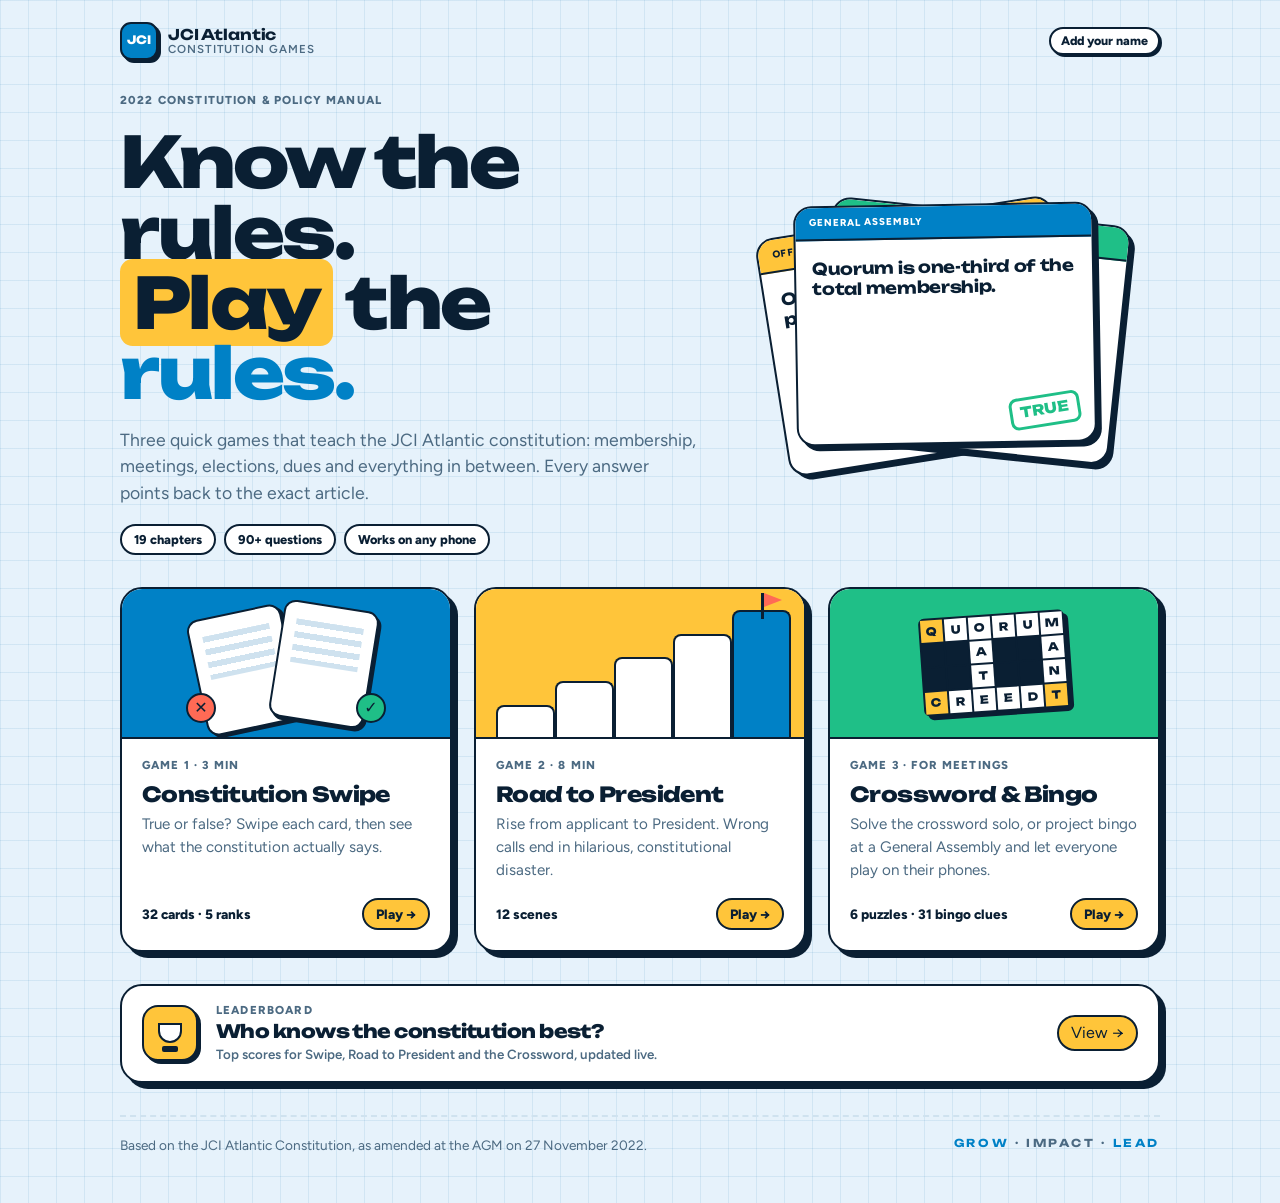
<file: site/index.html>
<!doctype html>
<html lang="en"><head><meta charset="utf-8"><meta name="viewport" content="width=device-width,initial-scale=1,viewport-fit=cover">
<meta name="description" content="Learn the JCI Atlantic constitution with three quick games: Constitution Swipe, Road to President, and Crossword & Bingo.">
<meta property="og:title" content="JCI Atlantic Constitution Games">
<meta property="og:description" content="Know the rules. Play the rules. Three quick games on the JCI Atlantic constitution.">
<meta property="og:type" content="website">
<meta name="theme-color" content="#0081c6">
<link rel="icon" href="favicon.svg" type="image/svg+xml">
<title>JCI Atlantic Constitution Games</title>
<link rel="preconnect" href="https://fonts.googleapis.com">
<link rel="stylesheet" href="https://fonts.googleapis.com/css2?family=Unbounded:wght@700;800&family=Figtree:wght@400;600;800&display=swap">
<link rel="stylesheet" href="theme.css">
<style>
/* Layout: hero headline with a fanned stack of sample cards, then three game tiles in a responsive grid. */
.wrap{max-width:1040px;margin:0 auto;display:flex;flex-direction:column;gap:32px;padding-block:22px 48px}
.hero{display:grid;grid-template-columns:minmax(0,1.15fr) minmax(0,.85fr);gap:28px;align-items:center}
@media (max-width:760px){.hero{grid-template-columns:minmax(0,1fr)}}
.hero h1{font-size:clamp(2.3rem,7.4vw,4.4rem)}
.hero p{font-size:1.1rem;max-width:34em;color:var(--muted)}
.hero .copy{display:flex;flex-direction:column;gap:18px;min-width:0}
.chips{display:flex;gap:8px;flex-wrap:wrap}
.chip{font-weight:800;font-size:.8rem;border:2px solid var(--border);border-radius:99px;padding:4px 12px;background:var(--surface)}
.fan{position:relative;height:280px;max-width:360px;width:100%;justify-self:center}
.fan .c{position:absolute;inset:20px 30px;border:2.5px solid var(--border);border-radius:18px;box-shadow:5px 5px 0 var(--shade);background:var(--surface);
  display:flex;flex-direction:column;overflow:hidden}
.fan .c .band{padding:8px 14px;font-size:.62rem}
.fan .c .q{font-family:var(--display);font-weight:700;font-size:1.02rem;line-height:1.25;letter-spacing:-.02em;padding:18px 16px;flex:1}
.fan .c1{transform:rotate(-9deg) translate(-26px,8px)}
.fan .c2{transform:rotate(6deg) translate(26px,4px)}
.fan .c3{transform:rotate(-1deg)}
.fan .stamp{position:absolute;right:14px;bottom:14px;font-family:var(--display);font-weight:800;font-size:.9rem;color:var(--mint);border:3px solid var(--mint);border-radius:8px;padding:2px 8px;transform:rotate(-8deg)}
.fan .c1 .band{background:var(--gold);color:var(--on-color)} .fan .c2 .band{background:var(--mint);color:var(--on-color)}

.tiles{display:grid;grid-template-columns:repeat(3,minmax(0,1fr));gap:22px}
@media (max-width:860px){.tiles{grid-template-columns:minmax(0,1fr)}}
.tile{display:flex;flex-direction:column;text-decoration:none;color:var(--ink);background:var(--surface);border:2.5px solid var(--border);border-radius:22px;box-shadow:6px 6px 0 var(--shade);
  overflow:hidden;transition:transform .12s,box-shadow .12s}
.tile:hover{transform:translate(-2px,-2px);box-shadow:8px 8px 0 var(--shade)}
.tile:active{transform:translate(4px,4px);box-shadow:2px 2px 0 var(--shade)}
.art{height:150px;border-bottom:2.5px solid var(--border);position:relative;overflow:hidden}
.t1 .art{background:var(--blue)} .t2 .art{background:var(--gold)} .t3 .art{background:var(--mint)}
.tile .body{padding:18px 20px 20px;display:flex;flex-direction:column;gap:8px;flex:1}
.tile h2{font-family:var(--display);font-weight:800;font-size:1.3rem;letter-spacing:-.03em;margin:0;line-height:1.1}
.tile p{color:var(--muted);font-size:.95rem}
.meta{margin-top:auto;padding-top:8px;display:flex;justify-content:space-between;align-items:center;font-weight:800;font-size:.85rem}
.go{border:2px solid var(--border);border-radius:99px;padding:4px 12px;background:var(--gold);color:var(--on-color)}

/* tile art, drawn with CSS */
.mini{position:absolute;background:var(--surface);border:2.5px solid var(--border);border-radius:12px;box-shadow:3px 3px 0 var(--shade)}
.t1 .m1{width:96px;height:118px;left:calc(50% - 90px);top:22px;transform:rotate(-12deg)}
.t1 .m2{width:96px;height:118px;left:calc(50% - 10px);top:16px;transform:rotate(9deg)}
.t1 .m1::after,.t1 .m2::after{content:"";position:absolute;left:12px;right:12px;top:16px;height:44px;background:repeating-linear-gradient(var(--soft) 0 6px,transparent 6px 13px)}
.t1 .x,.t1 .ok{position:absolute;bottom:14px;width:30px;height:30px;border-radius:50%;border:2.5px solid var(--border);display:grid;place-items:center;font-weight:800;color:var(--on-color)}
.t1 .x{left:calc(50% - 100px);background:var(--coral)} .t1 .ok{left:calc(50% + 70px);background:var(--mint)}
.t2 .step{position:absolute;bottom:0;width:18%;background:var(--surface);border:2.5px solid var(--border);border-bottom:0;border-radius:8px 8px 0 0}
.t2 .s1{left:6%;height:22%}.t2 .s2{left:24%;height:38%}.t2 .s3{left:42%;height:54%}.t2 .s4{left:60%;height:70%}.t2 .s5{left:78%;height:86%;background:var(--blue)}
.t2 .flag{position:absolute;left:calc(78% + 9%);top:4px;width:3px;height:26px;background:var(--border)}
.t2 .flag::after{content:"";position:absolute;left:3px;top:0;border-left:18px solid var(--coral);border-top:7px solid transparent;border-bottom:7px solid transparent}
.t3 .cw{position:absolute;left:50%;top:50%;transform:translate(-50%,-50%) rotate(-4deg);display:grid;grid-template-columns:repeat(6,22px);gap:2px;padding:2px;background:var(--border);border-radius:6px;box-shadow:4px 4px 0 var(--shade)}
.t3 .cw i{width:22px;height:22px;background:var(--surface);font-style:normal;font-family:var(--display);font-weight:800;font-size:.7rem;display:grid;place-items:center;color:var(--ink)}
.t3 .cw i.k{background:var(--border)}
.t3 .cw i.g{background:var(--gold);color:var(--on-color)}

.lb{display:grid;grid-template-columns:auto minmax(0,1fr) auto;align-items:center;gap:18px;text-decoration:none;color:var(--ink);background:var(--surface);
  border:2.5px solid var(--border);border-radius:22px;box-shadow:6px 6px 0 var(--shade);padding:16px 20px;transition:transform .12s,box-shadow .12s}
.lb:hover{transform:translate(-2px,-2px);box-shadow:8px 8px 0 var(--shade)}
.lb .lbt{display:flex;flex-direction:column;gap:2px;min-width:0}
.lb b{font-family:var(--display);font-weight:800;font-size:1.15rem;letter-spacing:-.03em;line-height:1.15}
.lb small{color:var(--muted);font-weight:600}
.cup{width:56px;height:56px;border-radius:16px;background:var(--gold);border:2.5px solid var(--border);display:grid;place-items:center;box-shadow:3px 3px 0 var(--shade)}
.cup i{display:block;width:24px;height:20px;background:var(--surface);border:2.5px solid var(--border);border-radius:0 0 12px 12px;position:relative}
.cup i::after{content:"";position:absolute;left:50%;bottom:-11px;width:16px;height:6px;margin-left:-8px;background:var(--border);border-radius:2px}
@media (max-width:520px){.lb{grid-template-columns:auto minmax(0,1fr)}.lb .go{grid-column:1/-1;justify-self:start}}
.foot{display:flex;justify-content:space-between;gap:16px;flex-wrap:wrap;color:var(--muted);font-size:.85rem;border-top:2px dashed var(--soft);padding-top:18px}
</style>
</head><body>

<div class="wrap">
  <div class="topbar">
    <span class="logo"><span class="mark">JCI</span><span class="txt">JCI Atlantic<small>Constitution Games</small></span></span>
    <div class="player" id="player"></div>
  </div>

  <section class="hero">
    <div class="copy">
      <span class="label">2022 Constitution &amp; Policy Manual</span>
      <h1 class="display">Know the rules.<br><span class="mark-gold">Play</span> the <span class="hl">rules.</span></h1>
      <p>Three quick games that teach the JCI Atlantic constitution: membership, meetings, elections, dues and everything in between. Every answer points back to the exact article.</p>
      <div class="chips"><span class="chip">19 chapters</span><span class="chip">90+ questions</span><span class="chip">Works on any phone</span></div>
    </div>
    <div class="fan" aria-hidden="true">
      <div class="c c1"><div class="band">Officers</div><div class="q">Officers serve without pay.</div></div>
      <div class="c c2"><div class="band">Dues</div><div class="q">Dues are due by 31 March.</div></div>
      <div class="c c3"><div class="band">General Assembly</div><div class="q">Quorum is one-third of the total membership.</div><span class="stamp">TRUE</span></div>
    </div>
  </section>

  <section class="tiles">
    <a class="tile t1" href="swipe.html">
      <div class="art" aria-hidden="true"><span class="mini m1"></span><span class="mini m2"></span><span class="x">✕</span><span class="ok">✓</span></div>
      <div class="body"><span class="label">Game 1 · 3 min</span><h2>Constitution Swipe</h2>
        <p>True or false? Swipe each card, then see what the constitution actually says.</p>
        <div class="meta"><span id="best">32 cards · 5 ranks</span><span class="go">Play →</span></div></div>
    </a>
    <a class="tile t2" href="adventure.html">
      <div class="art" aria-hidden="true"><span class="step s1"></span><span class="step s2"></span><span class="step s3"></span><span class="step s4"></span><span class="step s5"></span><span class="flag"></span></div>
      <div class="body"><span class="label">Game 2 · 8 min</span><h2>Road to President</h2>
        <p>Rise from applicant to President. Wrong calls end in hilarious, constitutional disaster.</p>
        <div class="meta"><span>12 scenes</span><span class="go">Play →</span></div></div>
    </a>
    <a class="tile t3" href="words.html">
      <div class="art" aria-hidden="true"><div class="cw"><i class="g">Q</i><i>U</i><i>O</i><i>R</i><i>U</i><i>M</i><i class="k"></i><i class="k"></i><i>A</i><i class="k"></i><i class="k"></i><i>A</i><i class="k"></i><i class="k"></i><i>T</i><i class="k"></i><i class="k"></i><i>N</i><i class="g">C</i><i>R</i><i>E</i><i>E</i><i>D</i><i class="g">T</i></div></div>
      <div class="body"><span class="label">Game 3 · for meetings</span><h2>Crossword &amp; Bingo</h2>
        <p>Solve the crossword solo, or project bingo at a General Assembly and let everyone play on their phones.</p>
        <div class="meta"><span>6 puzzles · 31 bingo clues</span><span class="go">Play →</span></div></div>
    </a>
  </section>

  <a class="lb" href="leaderboard.html">
    <span class="cup" aria-hidden="true"><i></i></span>
    <span class="lbt"><span class="label">Leaderboard</span><b>Who knows the constitution best?</b><small>Top scores for Swipe, Road to President and the Crossword, updated live.</small></span>
    <span class="go">View →</span>
  </a>

  <div class="foot"><span>Based on the JCI Atlantic Constitution, as amended at the AGM on 27 November 2022.</span><span class="tape"><b>GROW</b> · IMPACT · <b>LEAD</b></span></div>
</div>
<script src="player.js"></script>
<script>
try{const b=localStorage.getItem("jci-best");if(b)document.getElementById("best").textContent="Your best: "+b}catch(e){}
JCIPlayer.chip(document.getElementById("player"));
JCIPlayer.sync();
// Ask for a name the first time someone picks a game
document.querySelectorAll(".tile").forEach(function(a){a.addEventListener("click",function(e){
  if(JCIPlayer.name())return;
  e.preventDefault();JCIPlayer.ask(function(){location.href=a.getAttribute("href")});
})});
</script>

</body></html>
</file>
<file: site/theme.css>
/* JCI Atlantic Constitution Games — shared theme.
   Direction: sticker-board arcade. Chunky wide display type, thick ink outlines, hard offset shadows,
   JCI blue + gold with coral/mint for wrong/right, on a faint blueprint grid. */
:root{
  --bg:#e6f2fb; --grid:rgba(0,104,170,.09); --surface:#ffffff; --surface-2:#f3f9fd;
  --ink:#0a1f33; --muted:#4c6a82; --border:#0a1f33; --shade:#0a1f33; --soft:#cfe2ef;
  --blue:#0081c6; --blue-ink:#ffffff; --blue-soft:#cde9f9;
  --gold:#ffc53a; --gold-soft:#ffeab3; --coral:#ff6a55; --mint:#1fbf87; --on-color:#0a1f33;
  --display:"Unbounded","Arial Black",system-ui,sans-serif;
  --body:"Figtree",system-ui,-apple-system,"Segoe UI",sans-serif;
}
@media (prefers-color-scheme:dark){:root:not([data-theme="light"]){
  --bg:#071522; --grid:rgba(90,170,230,.07); --surface:#0f2738; --surface-2:#13304a;
  --ink:#eaf5fd; --muted:#93b3c9; --border:#5f9fc7; --shade:#000910; --soft:#24455e;
  --blue:#2fa8e6; --blue-ink:#04131e; --blue-soft:#15415d;
  --gold:#ffc53a; --gold-soft:#4a3a0e; --coral:#ff7a66; --mint:#33d29a; --on-color:#0a1f33; color-scheme:dark}}
:root[data-theme="dark"]{
  --bg:#071522; --grid:rgba(90,170,230,.07); --surface:#0f2738; --surface-2:#13304a;
  --ink:#eaf5fd; --muted:#93b3c9; --border:#5f9fc7; --shade:#000910; --soft:#24455e;
  --blue:#2fa8e6; --blue-ink:#04131e; --blue-soft:#15415d;
  --gold:#ffc53a; --gold-soft:#4a3a0e; --coral:#ff7a66; --mint:#33d29a; --on-color:#0a1f33; color-scheme:dark}

*{box-sizing:border-box}
:root{padding-top:env(safe-area-inset-top,0px);padding-bottom:env(safe-area-inset-bottom,0px)}
html{background:var(--bg)}
body{margin:0;background-color:var(--bg);color:var(--ink);font-family:var(--body);font-size:16px;line-height:1.5;
  background-image:linear-gradient(var(--grid) 1px,transparent 1px),linear-gradient(90deg,var(--grid) 1px,transparent 1px);
  background-size:28px 28px;
  padding-left:max(16px,env(safe-area-inset-left,0px));padding-right:max(16px,env(safe-area-inset-right,0px))}
[hidden]{display:none!important}
img{max-width:100%}
p{margin:0}

/* top bar */
.topbar{display:flex;justify-content:space-between;align-items:center;gap:12px;flex-wrap:wrap}
.logo{display:flex;align-items:center;gap:10px;color:var(--ink);text-decoration:none}
.logo .mark{width:38px;height:38px;border-radius:11px;background:var(--blue);border:2.5px solid var(--border);box-shadow:3px 3px 0 var(--shade);
  display:grid;place-items:center;font-family:var(--display);font-weight:800;font-size:.72rem;color:var(--blue-ink);letter-spacing:-.02em}
.logo .txt{font-family:var(--display);font-weight:700;font-size:.92rem;line-height:1.1;letter-spacing:-.01em}
.logo .txt small{display:block;font-family:var(--body);font-weight:600;font-size:.72rem;color:var(--muted);letter-spacing:.08em;text-transform:uppercase}
.back{font-weight:700;font-size:.88rem;color:var(--ink);text-decoration:none;border:2px solid var(--border);border-radius:99px;padding:6px 12px;background:var(--surface);box-shadow:2px 2px 0 var(--shade)}
.back:hover{background:var(--gold-soft)}

/* type */
.display{font-family:var(--display);font-weight:800;letter-spacing:-.035em;line-height:1;margin:0;text-wrap:balance}
.hl{color:var(--blue)}
.mark-gold{background:var(--gold);color:var(--on-color);padding:0 .18em;border-radius:.18em;box-decoration-break:clone;-webkit-box-decoration-break:clone}
.label{font-size:.72rem;letter-spacing:.1em;text-transform:uppercase;font-weight:800;color:var(--muted)}
.muted{color:var(--muted)}

/* surfaces */
.panel{background:var(--surface);border:2.5px solid var(--border);border-radius:20px;box-shadow:6px 6px 0 var(--shade);overflow:hidden}
.band{background:var(--blue);color:var(--blue-ink);border-bottom:2.5px solid var(--border);padding:11px 18px;display:flex;justify-content:space-between;gap:10px;
  font-size:.72rem;letter-spacing:.1em;text-transform:uppercase;font-weight:800}
.band.good{background:var(--mint);color:var(--on-color)} .band.bad{background:var(--coral);color:var(--on-color)} .band.gold{background:var(--gold);color:var(--on-color)}
.cite{align-self:flex-start;display:inline-block;font-size:.78rem;font-weight:800;background:var(--gold);color:var(--on-color);padding:3px 11px;border-radius:99px;border:2px solid var(--border)}

/* buttons */
button{font:inherit;cursor:pointer;color:inherit}
.btn{border:2.5px solid var(--border);border-radius:14px;padding:12px 16px;font-weight:800;font-size:1rem;background:var(--surface);color:var(--ink);
  box-shadow:3px 3px 0 var(--shade);transition:transform .08s,box-shadow .08s,background .15s}
.btn:hover{background:var(--surface-2)}
.btn:active{transform:translate(3px,3px);box-shadow:0 0 0 var(--shade)}
.btn:disabled{opacity:.5;cursor:default}
.btn.main{background:var(--blue);color:var(--blue-ink)}
.btn.gold{background:var(--gold);color:var(--on-color)}
.btn.good{background:var(--mint);color:var(--on-color)}
.btn.bad{background:var(--coral);color:var(--on-color)}
button:focus-visible,a:focus-visible,input:focus-visible{outline:3px solid var(--gold);outline-offset:3px}
.row{display:flex;gap:10px;flex-wrap:wrap}.row>.btn{flex:1}

.tape{font-family:var(--display);font-weight:700;letter-spacing:.24em;font-size:.68rem;text-align:center;color:var(--muted)}
.tape b{color:var(--blue)}
@keyframes pop{0%{transform:scale(.94);opacity:.4}100%{transform:none;opacity:1}}
.pop{animation:pop .22s ease-out}
@media (prefers-reduced-motion:reduce){*{transition:none!important;animation:none!important}}

/* player name: chip + sign-in dialog */
.player{display:flex;align-items:center;gap:8px;font-size:.85rem;font-weight:600;color:var(--muted);min-width:0}
.player .who{overflow:hidden;text-overflow:ellipsis;white-space:nowrap;max-width:14em}
.player b{color:var(--ink)}
.player .change{border:2px solid var(--border);border-radius:99px;padding:3px 10px;background:var(--surface);color:var(--ink);font-weight:800;font-size:.78rem;box-shadow:2px 2px 0 var(--shade)}
.player .change:hover{background:var(--gold-soft)}
.name-overlay{position:fixed;inset:0;z-index:50;display:grid;place-items:center;
  background:color-mix(in srgb,var(--bg) 70%,transparent);backdrop-filter:blur(3px);-webkit-backdrop-filter:blur(3px);
  padding:max(16px,env(safe-area-inset-top,0px)) max(16px,env(safe-area-inset-right,0px)) max(16px,env(safe-area-inset-bottom,0px)) max(16px,env(safe-area-inset-left,0px))}
.name-box{width:100%;max-width:420px;animation:pop .2s ease-out}
.name-body{padding:22px;display:flex;flex-direction:column;gap:12px}
.name-body h2{font-size:clamp(1.5rem,6.5vw,1.9rem)}
.name-body input{font:inherit;font-size:1.15rem;font-weight:800;color:var(--ink);background:var(--surface-2);border:2.5px solid var(--border);border-radius:14px;padding:12px 14px;width:100%}
.name-body input::placeholder{color:var(--muted);font-weight:600}
.name-err{color:var(--coral);font-weight:800;font-size:.88rem}
.name-body .row{margin-top:6px}
html.name-open{overflow:hidden}
.name-status{min-height:1.4em;font-weight:700;font-size:.9rem;color:var(--muted)}
.name-status.good{color:var(--mint)}
.name-status.bad{color:var(--coral)}
.suggs{display:flex;flex-wrap:wrap;align-items:center;gap:6px;margin-top:8px;color:var(--muted);font-size:.85rem}
.sugg{border:2px solid var(--border);border-radius:99px;padding:3px 10px;background:var(--surface);color:var(--ink);font-weight:800;font-size:.82rem;box-shadow:2px 2px 0 var(--shade)}
.sugg:hover{background:var(--gold-soft)}

/* results: leaderboard status line */
.saved{font-weight:700;font-size:.92rem;color:var(--muted);background:var(--surface-2);border:2px dashed var(--soft);border-radius:12px;padding:8px 12px}
.saved b{color:var(--ink);font-family:var(--display)}
.saved a{color:var(--blue);font-weight:800}
.board-link{display:block;text-align:center;text-decoration:none}

/* "How to play" link + rules card (all games) */
.linkbtn{border:0;background:none;color:var(--blue);font-weight:800;font-size:.85rem;text-decoration:underline;text-underline-offset:3px;padding:2px 0}
.howto{background:var(--surface);border:2.5px solid var(--border);border-radius:16px;box-shadow:4px 4px 0 var(--shade);padding:14px 16px;display:flex;flex-direction:column;gap:10px}
.howto-head{display:flex;justify-content:space-between;align-items:center}
.howto-head b{font-family:var(--display);font-weight:800;letter-spacing:-.02em}
.howto .x{border:2px solid var(--border);background:var(--surface);color:var(--ink);border-radius:50%;width:30px;height:30px;font-weight:800}
.howto ul{margin:0;padding-left:1.1em;display:flex;flex-direction:column;gap:6px;font-size:.92rem}
.howto .btn{align-self:flex-start}
</file>
